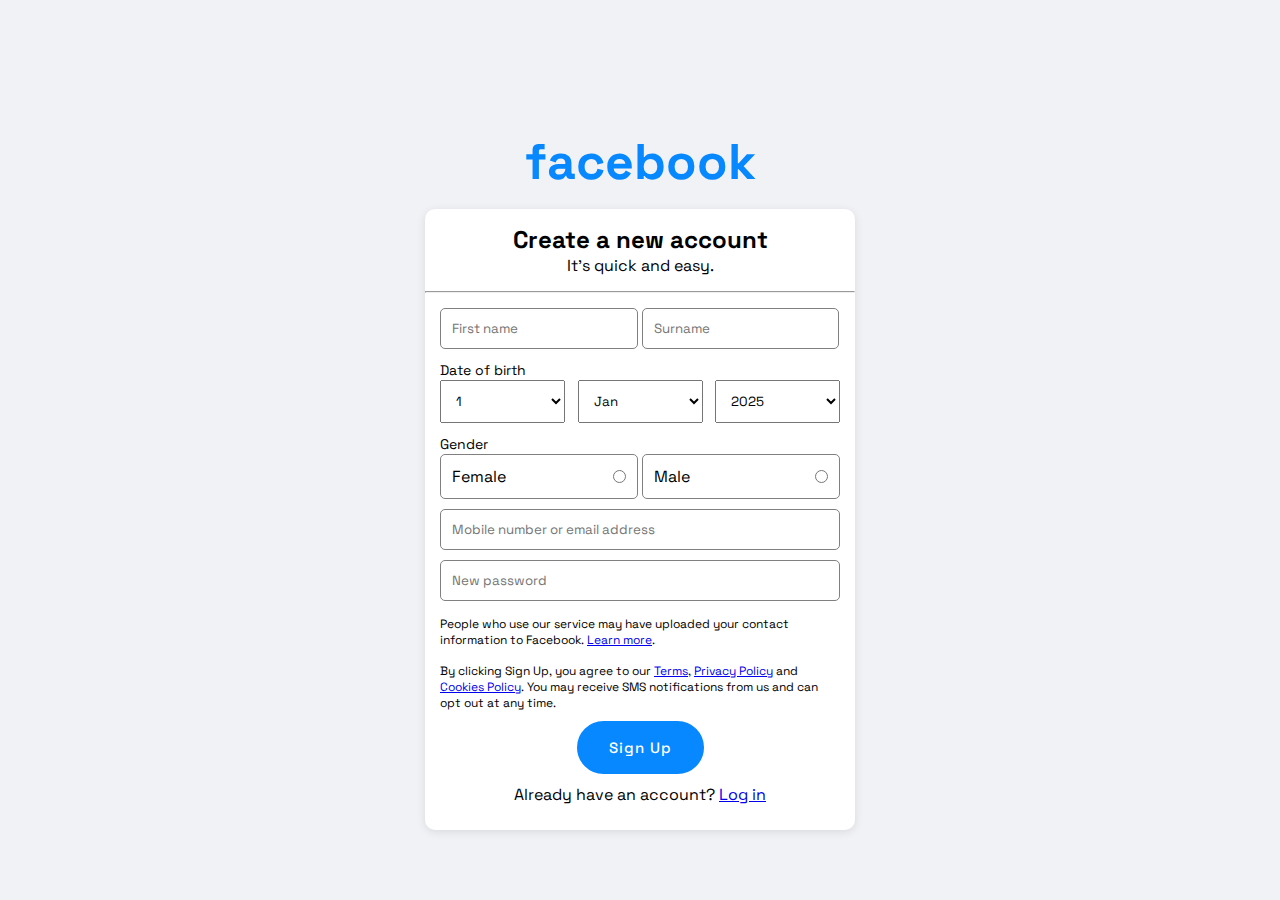
<file: Assignment-5/index.html>
<!DOCTYPE html>
<html lang="en">

<head>
    <meta charset="UTF-8">
    <meta name="viewport" content="width=device-width, initial-scale=1.0">
    <link rel="stylesheet" href="https://cdnjs.cloudflare.com/ajax/libs/font-awesome/6.7.2/css/all.min.css"
        integrity="sha512-Evv84Mr4kqVGRNSgIGL/F/aIDqQb7xQ2vcrdIwxfjThSH8CSR7PBEakCr51Ck+w+/U6swU2Im1vVX0SVk9ABhg=="
        crossorigin="anonymous" referrerpolicy="no-referrer" />
    <link rel="stylesheet" href="css/style.css">
    <title>Document</title>
</head>

<body>
    <!-- <header class="header">
      <section id="main-navbar">
        <section class="navbar">
          <div class="logo-container">
            <img class="logo" src="images/logo.png" alt="" />
          </div>
          <div class="nav-links">
            <div class="links">
              <a href="#Home">HOME</a>
              <a href="#AboutMe">ABOUT ME</a>
              <a href="#Projects">PROJECTS</a>
              <a href="#Services">SERVICES</a>
              <a href="#Contact">CONTACT</a>
            </div>
            <div>
              <button class="btn">LETS'TALK</button>
            </div>
          </div>
          <div class="bars">
            <i class="fa-solid fa-bars"></i>
          </div>
        </section>
      </section>
      <div class="res-navbar">
        <div class="res-links">
          <a href="#Home">HOME</a>
          <a href="#AboutMe">ABOUT ME</a>
          <a href="#Projects">PROJECTS</a>
          <a href="#Services">SERVICES</a>
          <a href="#Contact">CONTACT</a>
        </div>
      </div>
    </header> -->




    <section class="box">

        <h1>facebook</h1>

       



        <div class="container">
            <div class="container-top">

                <h2>Create a new account</h2>
                <p>It's quick and easy.</p>
            </div>
            <hr>
            <form action="#">
                <div class="input-group">
                    <input type="text" placeholder="First name" id="first-name" name="first-name" required>

                    <input type="text" placeholder="Surname" id="surname" name="surname" required>
                </div>

                <div class="input-group">
                    <label for="dob" class="text">Date of birth</label>
                    <div class="dob">
                        <select id="day" name="day">
                            <option value="1">1</option>
                            <!-- Add more days as needed -->
                        </select>
                        <select id="month" name="month">
                            <option value="Jan">Jan</option>
                            <option value="Feb">Feb</option>
                            <option value="Mar">Mar</option>
                            <!-- Add more months as needed -->
                        </select>
                        <select id="year" name="year">
                            <option value="2025">2025</option>
                            <option value="2024">2024</option>
                            <!-- Add more years as needed -->
                        </select>
                    </div>
                </div>

                <div class="input-group">
                    <label for="gender" class="text">Gender</label>
                    <div class="gender-options">

                        <label for="female" class="label">
                            <span>Female</span>
                            <input type="radio" id="female" name="gender" value="female">
                        </label>
                        <label for="male" class="label">
                            <span>Male</span>
                            <input type="radio" id="male" name="gender" value="male">
                        </label>
                       
                    </div>
                </div>

                <div class="input-group">
                    <input type="email" placeholder="Mobile number or email address" id="email" name="email" required>
                </div>

                <div class="input-group">
                    <input type="password" placeholder="New password" id="password" name="password" required>
                </div>

                <div class="terms">
                    <p>People who use our service may have uploaded your contact information to Facebook. <a
                            href="#">Learn more</a>.</p>
                    <p>By clicking Sign Up, you agree to our <a href="#">Terms</a>, <a href="#">Privacy Policy</a> and
                        <a href="#">Cookies Policy</a>. You may receive SMS notifications from us and can opt out at any
                        time.</p>
                </div>

                <div class="btnbox">

                    <button type="submit" class="btn">Sign Up</button>
                    <p class="already-account">Already have an account? <a href="#">Log in</a></p>
                </div>
            </form>
        </div>


    </section>


</body>

<script>

</script>

<script src="app.js"></script>
</html>
</file>
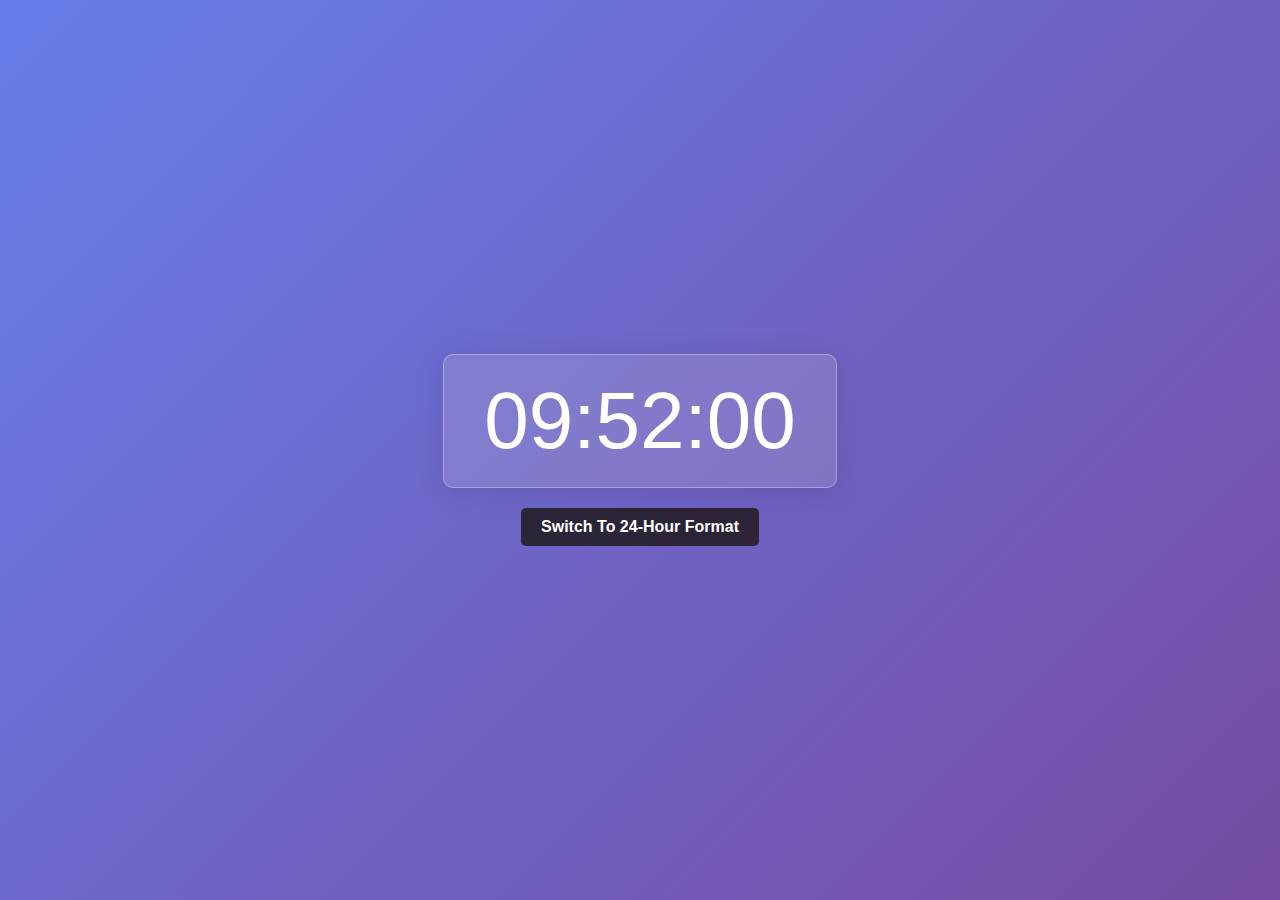
<file: Assignment-7/index.html>
<!DOCTYPE html>
<html lang="en">
<head>
    <meta charset="UTF-8">
    <meta name="viewport" content="width=device-width, initial-scale=1.0">
    <link rel="stylesheet" href="css/style.css">
    <title>Document</title>
</head>
<body>
    <div class="clock" id="clock">00:00:00</div>
    <button class="time-switcher" id="switcher">Switch To 24-Hour Format</button>
    <script src="app.js"></script>
</body>
</html>
</file>
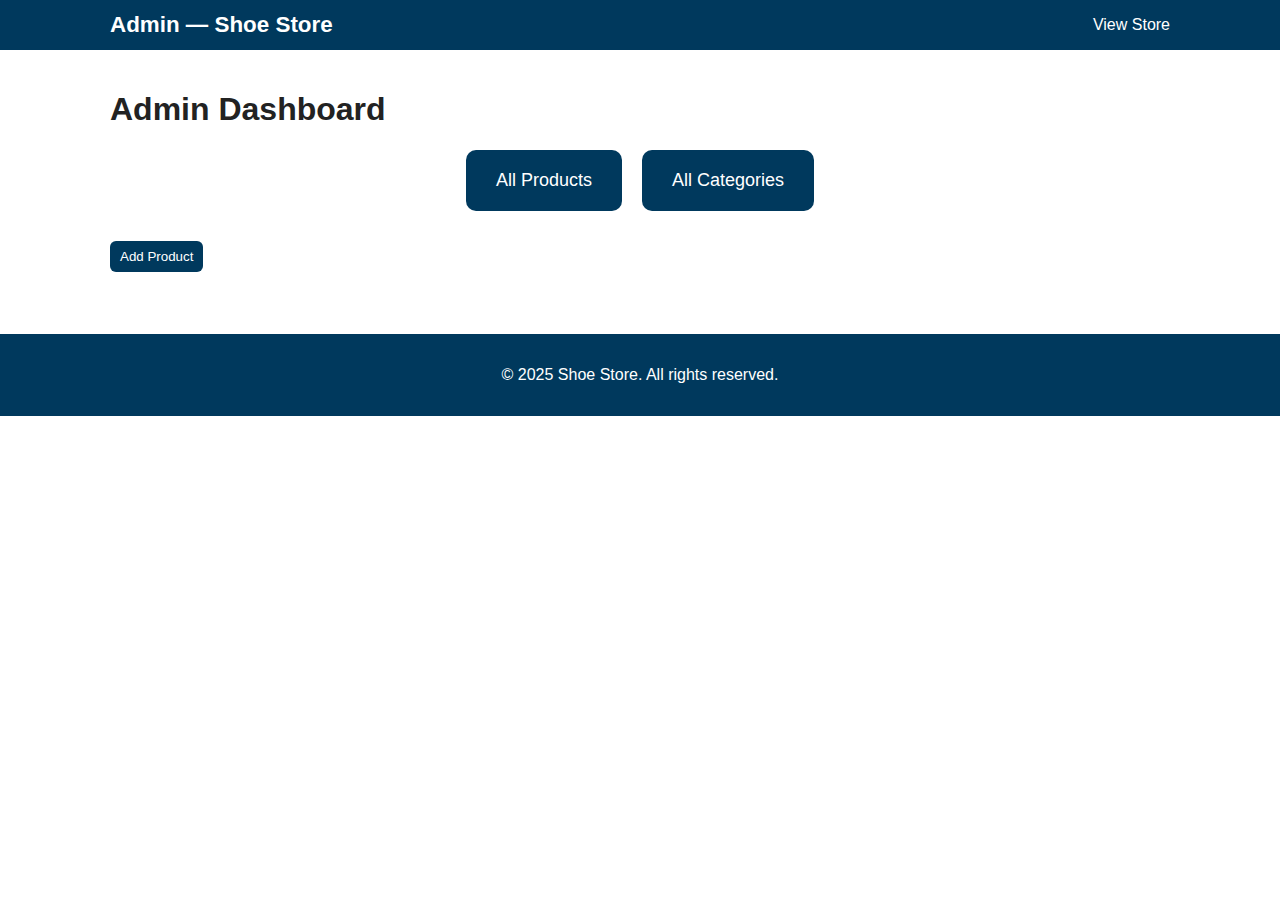
<file: Assignment-8/admin.html>
<!DOCTYPE html>
<html lang="en">
<head>
  <meta charset="utf-8" />
  <meta name="viewport" content="width=device-width,initial-scale=1" />
  <title>Admin Panel</title>
  <link rel="stylesheet" href="styles.css" />
</head>
<body>
  <header class="site-header admin-header">
    <div class="container header-inner">
      <a class="brand" href="index.html">Admin — Shoe Store</a>
      <nav>
        <a href="index.html">View Store</a>
      </nav>
    </div>
  </header>

  <main class="container">
    <h1>Admin Dashboard</h1>

    <div class="admin-options">
      <div class="admin-box" id="box-all-products">All Products</div>
      <div class="admin-box" id="box-all-categories">All Categories</div>
    </div>

    <div id="admin-area">
      <!-- Dynamic admin content will render here -->
    </div>
  </main>

  <footer class="site-footer">
    <div class="container">© 2025 Shoe Store. All rights reserved.</div>
  </footer>

  <script src="app.js"></script>
</body>
</html>
</file>
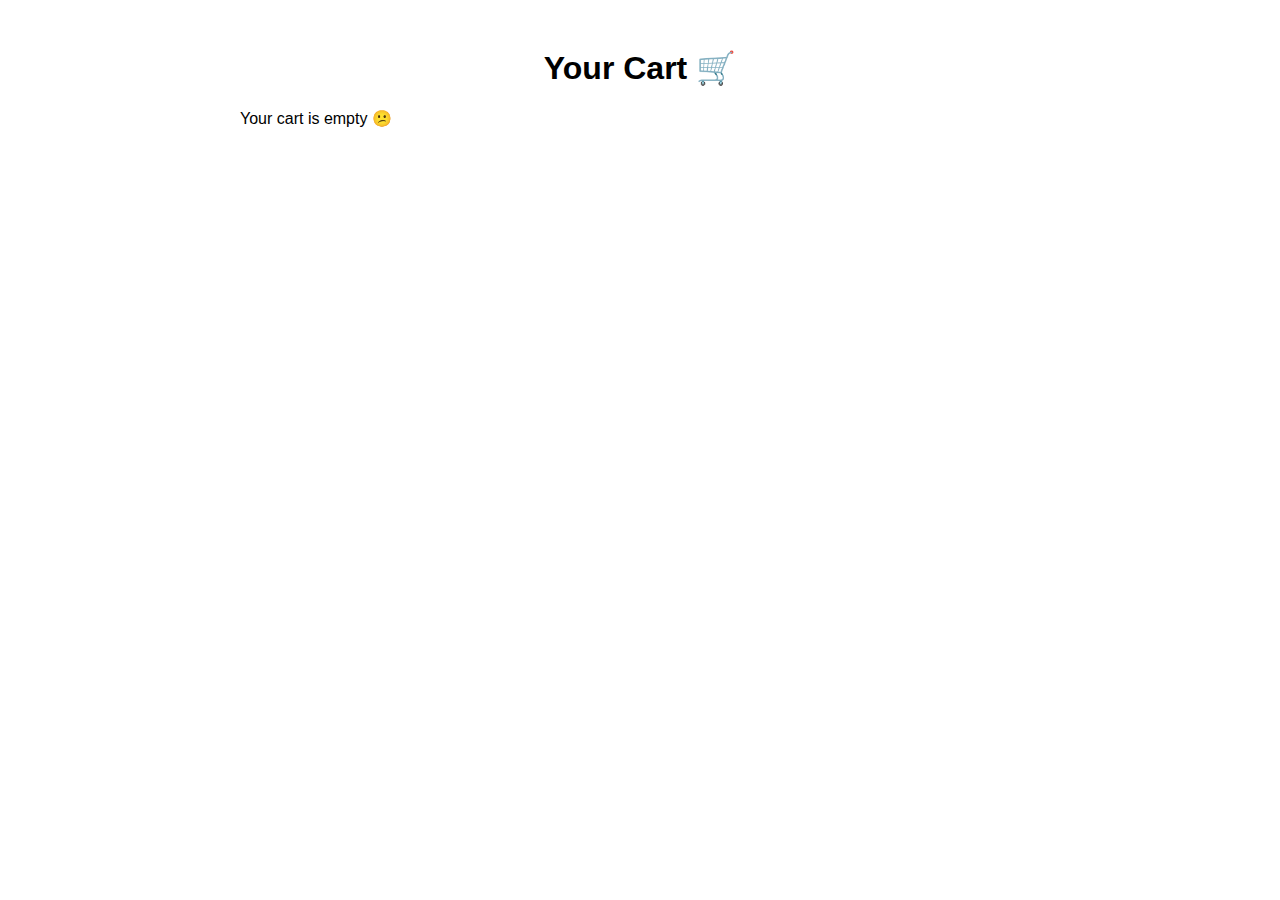
<file: Assignment-8/cart.html>
<!DOCTYPE html>
<html lang="en">
  <head>
    <meta charset="UTF-8" />
    <meta name="viewport" content="width=device-width, initial-scale=1.0" />
    <title>Your Cart</title>
    <style>
      body {
        font-family: Arial, sans-serif;
        padding: 20px;
      }
      h1 {
        text-align: center;
      }
      .cart-container {
        max-width: 800px;
        margin: auto;
      }
      .cart-item {
        display: flex;
        justify-content: space-between;
        align-items: center;
        background: #f3f3f3;
        padding: 10px;
        margin-bottom: 10px;
        border-radius: 8px;
      }
      .cart-item img {
        width: 60px;
        height: 60px;
        border-radius: 10px;
      }
      .btn {
        padding: 5px 10px;
        cursor: pointer;
        border: none;
        border-radius: 5px;
      }
      .remove {
        background: red;
        color: white;
      }
      .qty-btn {
        background: #333;
        color: white;
      }
      .checkout {
        display: block;
        width: 100%;
        background: green;
        color: white;
        padding: 15px;
        font-size: 18px;
        margin-top: 20px;
        border-radius: 10px;
        cursor: pointer;
      }
      .empty {
        text-align: center;
        font-size: 22px;
        margin-top: 100px;
      }
    </style>
  </head>
  <body>
    <h1>Your Cart 🛒</h1>
    <div id="cart-items" class="cart-container"></div>
    <h2 id="total"></h2>
    <button id="checkout-btn" class="checkout" style="display: none">
      Proceed to Checkout
    </button>

    <script src="app.js"></script>
  </body>
</html>
</file>
<file: Assignment-5/css/style.css>
@import url("https://fonts.googleapis.com/css2?family=Space+Grotesk:wght@300..700&display=swap");

* {
  margin: 0;
  padding: 0;
  font-family: "Space Grotesk", sans-serif;
  box-sizing: border-box;
}

body {
  background-color: #f0f2f5;

}

#main-navbar {
  display: flex;
  justify-content: center;
  align-items: center;
  position: fixed;
  left: 0;
  right: 0;
  padding: 20px 0px;
  background: linear-gradient(90deg,
      rgb(7, 35, 59) 1.67%,
      rgb(4, 29, 52) 39.95%,
      rgb(4, 25, 45) 58.24%,
      rgb(4, 14, 24) 80.28%,
      rgb(5, 12, 22) 101.48%);
  width: 100%;
  z-index: 1000;
  transition: background 0.5s ease-in-out, box-shadow 0.5s ease-in-out;
}


.navbar {
  max-width: 960px;
  width: 100%;
  margin: 0 auto;
  display: flex;
  justify-content: space-between;
  align-items: center;
  padding: 0 12px;
}

.logo-container {
  width: 200px;
  height: 40px;
  box-sizing: border-box;
}

.logo {
  width: 100%;
  transition: transform 0.3s ease;
  animation: fadeInLeft 1.6s ease-in-out 1;
}

.nav-links {
  display: flex;
  justify-content: center;
  align-items: center;
  gap: 60px;
  animation: fadeInRight 1.6s ease-in-out 1;
}

.links a {
  color: white;
  text-decoration: none;
  margin: 10px 17px;
  padding-bottom: 10px;
  font-size: 14px;
  letter-spacing: 1px;
  font-weight: 500;
  text-transform: uppercase;
  transition: all 0.4s ease;
  position: relative;
}

.links a::after {
  content: "";
  position: absolute;
  left: 0;
  right: 0;
  bottom: 0;
  height: 2px;
  background: #fff;
  width: 100%;
  transform: scaleX(0);
  transform-origin: left;
  transition: transform 0.3s;
}

.links a:hover::after,
.links a:active::after {
  transform: scaleX(1);
}

.btn {
  background-color: #0788ff;
  border: 2px solid #0788ff;
  border-radius: 40px;
  box-shadow: none;
  color: #fff;
  cursor: pointer;
  font-weight: 500;
  outline: none;
  padding: 15px 30px;
  transition: all 0.35s ease;
  font-size: 15px;
  letter-spacing: 1px;
  transition: background 0.3s, color 0.3s, box-shadow 0.3s;
}

.btn:hover {
  background: #fff;
  color: #0788ff;
  box-shadow: 0 4px 20px rgba(7, 136, 255, 0.15);
}

.bars {
  display: none;
  color: #fff;
  font-size: 24px;
  cursor: pointer;
  border: 1px solid #ffffff6e;
  padding: 5px 15px;
  border-radius: 4px;
}

.res-navbar {
  display: none;
  height: 300px;
  margin-top: 83px;
  position: fixed;
  width: 100%;
  transition: all 1.3s ease-in-out;
  animation: fadeInRight 0.6s ease-in-out 1;
  z-index: 1000;
}

.res-links {
  border-top: 1px solid #ffffff75;
  display: flex;
  flex-direction: column;
  justify-content: center;
  padding: 10px 20px;
  background-color: rgb(5, 12, 22);
}

.res-links a {
  color: white;
  text-decoration: none;
  padding: 10px 0;
  font-size: 14px;
  letter-spacing: 1px;
  font-weight: 500;
  text-transform: uppercase;
  transition: all 0.4s ease;
  position: relative;
  margin-bottom: 3px;
  width: fit-content;
}

.res-links a::after {
  content: "";
  position: absolute;
  left: 0;
  right: 0;
  bottom: 0;
  height: 2px;
  background: #fff;
  transform: scaleX(0);
  transform-origin: left;
  transition: transform 0.3s;
}

.res-links a:hover::after,
.res-links a:active::after {
  transform: scaleX(1);
}



.box {
  display: flex;
  justify-content: center;
  align-items: center;
  flex-direction: column;
  padding-top: 130px;

}

.box>h1 {
  color: #0788ff;
  font-size: 50px;
  font-weight: bolder;
  margin-bottom: 15px;
}

.container {
  width: 430px;
  /* border: 1px solid black; */
  border-radius: 10px;
  background-color: white;
  box-shadow: 0 2px 10px rgba(0, 0, 0, 0.1);

}

.container-top {
  padding: 15px;
  text-align: center;

}

form {
  padding: 15px;
}

.input-group {
  width: 100%;
}

#first-name,
#surname {
  width: 49.4%;
  padding: 11px;
  border-radius: 5px;
  border: 1px solid gray;
  margin-bottom: 10px;
}

select {
  width: 125px;
  padding: 11px;
}

.dob {
  display: flex;
  justify-content: space-between;
  align-items: center;
  margin-bottom: 10px;

}

.label {
  border: 1px solid black;
  padding: 11px;
  width: 49.4%;
  border-radius: 5px;
  display: flex;
  justify-content: space-between;
  align-items: center;
  border: 1px solid gray;
}

.gender-options {
  display: flex;
  justify-content: space-between;
  align-items: center;
  border-radius: 5px;
}

#email,
#password {
  width: 100%;
  padding: 11px;
  margin-top: 10px;
  border-radius: 5px;
  border: 1px solid gray;

}

.terms {
  font-size: 12px;
  /* margin-top: 5px; */
}

.terms>p {
  margin-top: 15px;
}

.btnbox {
  display: flex;
  justify-content: center;
  align-items: center;
  flex-direction: column;
  /* margin-top: 10px;

    margin-bottom: 10px; */
  padding: 10px;
}

.btnbox>button {
  margin-bottom: 10px;
}

.text {
  font-size: 14px;
  margin: 5px 0;
}


/* * {
    margin: 0;
    padding: 0;
    box-sizing: border-box;
} */

/* body {
    font-family: Arial, sans-serif;
    background-color: #f0f2f5;
    display: flex;
    justify-content: center;
    align-items: center;
    height: 100vh;
}

.container {
    background-color: #fff;
    padding: 30px;
    width: 400px;
    box-shadow: 0 2px 10px rgba(0, 0, 0, 0.1);
    border-radius: 8px;
    text-align: center;
}

h1 {
    font-size: 24px;
    margin-bottom: 10px;
}

p {
    font-size: 14px;
    color: #606770;
    margin-bottom: 20px;
}

.input-group {
    margin-bottom: 15px;
    text-align: left;
}

label {
    font-size: 14px;
    color: #333;
    display: block;
    margin-bottom: 5px;
}

input[type="text"],
input[type="email"],
input[type="password"],
select {
    width: 100%;
    padding: 10px;
    font-size: 14px;
    border: 1px solid #ddd;
    border-radius: 5px;
    margin-bottom: 10px;
}

input[type="radio"] {
    margin-right: 5px;
}

.gender-options {
    display: flex;
    justify-content: space-evenly;
    margin-bottom: 10px;
}

.dob select {
    margin-right: 10px;
}

button.btn {
    background-color: #42b72a;
    color: #fff;
    border: none;
    padding: 12px 20px;
    border-radius: 5px;
    width: 100%;
    font-size: 16px;
    cursor: pointer;
}

button.btn:hover {
    background-color: #36a420;
}

.terms {
    font-size: 12px;
    margin-bottom: 20px;
    color: #606770;
}

.terms a {
    color: #006aff;
    text-decoration: none;
}

.already-account {
    font-size: 14px;
}

.already-account a {
    color: #006aff;
    text-decoration: none;
}

.already-account a:hover {
    text-decoration: underline;
}






 */











@media (max-width: 991px) {
  .navbar {
    width: 100%;
  }

  .nav-links {
    display: none;
  }

  .bars {
    display: block !important;
  }
}

@media (min-width: 320px) {

  /* Navbar Start */
  .navbar {
    width: 100%;
  }

  .btn {
    width: 100%;
  }

  .btn {
    width: fit-content;
  }
}

@media (min-width: 576px) {
  /* Hero Start */

  .btn {
    width: auto;
  }
}

@media (min-width: 1200px) {

  /* Navbar Start */
  .navbar {
    max-width: 1140px;
  }
}

@media (min-width: 1400px) {

  /* Navbar Start */
  .navbar {
    max-width: 1320px;
  }
}
</file>
<file: Assignment-7/css/style.css>
*{
    margin: 0;
    padding: 0;
    box-sizing: border-box;
    font-family: sans-serif;
}
body{
    height: 100vh;
    display: flex;
    justify-content: center;
    align-items: center;
    flex-direction: column;
    background: linear-gradient(135deg, #667eea, #764ba2);
}
.clock{
    font-size: 80px;
    color: white;
    background: rgba(226, 218, 218, 0.171);
    padding: 20px 40px;
    border-radius: 10px;
    box-shadow: 0 4px 30px rgba(0, 0, 0, 0.1);
    border: 1px solid rgba(255, 255, 255, 0.3);
    margin-bottom: 20px;
}
.time-switcher{
    padding: 10px 20px;
    font-size: 16px;
    border: none;
    border-radius: 5px;
    background-color: #1d1515ce;
    color: #ffffff;
    cursor: pointer;
    font-weight: bold;
}
</file>
<file: Assignment-8/styles.css>
:root {
    --primary: #00395d;
    --accent: #00aeef;
    --muted: #f4f6f8;
}

* {
    box-sizing: border-box;
}

body {
    margin: 0;
    font-family: Inter, Arial, sans-serif;
    background: #fff;
    color: #222;
}

.container {
    width: 100%;
    max-width: 1100px;
    margin: 0 auto;
    padding: 20px;
}

/* Header */
.site-header {
    background: var(--primary);
    color: #fff;
}

.header-inner {
    display: flex;
    align-items: center;
    justify-content: space-between;
    gap: 10px;
    padding: 12px 20px;
}

.brand {
    color: #fff;
    text-decoration: none;
    font-weight: 700;
    font-size: 1.4rem;
}

.header-inner nav a {
    color: #fff;
    margin-left: 12px;
    text-decoration: none;
}

/* Footer */
.site-footer {
    background: var(--primary);
    color: #fff;
    text-align: center;
    padding: 12px 0;
    margin-top: 30px;
}

/* Controls */
.controls {
    display: flex;
    gap: 12px;
    align-items: center;
    margin: 20px 0;
}

.controls select,
.controls input {
    padding: 8px 10px;
    border-radius: 6px;
    border: 1px solid #ddd;
    width: 220px;
}

/* Products grid */
.product-list {
    display: grid;
    grid-template-columns: repeat(auto-fill, minmax(220px, 1fr));
    gap: 16px;
    margin-top: 10px;
}

.card {
    background: #fff;
    border: 1px solid #e5e7eb;
    border-radius: 10px;
    padding: 12px;
    box-shadow: 0 2px 6px rgba(0, 0, 0, 0.03);
    display: flex;
    flex-direction: column;
    gap: 8px;
}

.card img {
    width: 100%;
    height: 160px;
    object-fit: cover;
    border-radius: 6px;
}

.card h3 {
    margin: 0;
    font-size: 1.05rem;
}

.card p {
    margin: 0;
    color: #555;
    font-size: 0.95rem;
}

.card .price {
    font-weight: 700;
    font-size: 1.05rem;
    color: #111;
}

/* Buttons */
.btn {
    padding: 8px 10px;
    border-radius: 6px;
    border: none;
    cursor: pointer;
    background: var(--primary);
    color: #fff;
}

.btn.secondary {
    background: #e5e7eb;
    color: #111;
}

.btn.danger {
    background: #e53935;
}

/* Product detail */
.product-detail-wrap {
    margin-top: 20px;
}

.detail-grid {
    display: grid;
    grid-template-columns: 1fr 1fr;
    gap: 20px;
    align-items: start;
}

.detail-grid img {
    width: 100%;
    border-radius: 8px;
}

.detail-thumbs {
    display: flex;
    gap: 8px;
    margin-top: 8px;
}

.detail-thumbs img {
    width: 60px;
    height: 60px;
    object-fit: cover;
    border-radius: 6px;
    cursor: pointer;
}

/* Admin */
.admin-options {
    display: flex;
    gap: 20px;
    justify-content: center;
    margin-top: 20px;
}

.admin-box {
    background: var(--primary);
    color: #fff;
    padding: 20px 30px;
    border-radius: 10px;
    cursor: pointer;
    font-size: 18px;
}

.admin-box:hover {
    background: var(--accent);
}

#admin-area {
    margin-top: 30px;
}

/* Admin list cards */
.admin-controls {
    display: flex;
    gap: 12px;
    margin-bottom: 12px;
    align-items: center;
}

.form-row {
    display: flex;
    gap: 8px;
    align-items: center;
    margin-bottom: 8px;
}

.input,
textarea,
select {
    padding: 8px;
    border-radius: 6px;
    border: 1px solid #ddd;
}

/* small utilities */
.row {
    display: flex;
    gap: 10px;
    align-items: center;
}

.center {
    text-align: center;
}

.category-list {
    display: grid;
    grid-template-columns: repeat(auto-fit, minmax(150px, 1fr));
    gap: 16px;
    margin-top: 16px;
}

.category-list .card {
    display: flex;
    flex-direction: column;
    align-items: center;
    padding: 12px;
    border: 1px solid #ccc;
    border-radius: 8px;
    text-align: center;
    background: #fff;
}

.category-list .card img {
    width: 100px;
    height: 100px;
    object-fit: cover;
    border-radius: 8px;
    margin-bottom: 8px;
}

.category-list .card h3 {
    margin: 0;
    font-size: 16px;
}


















.img1 {
    width: 100%;
    height: 100%;
    object-fit: cover;
    display: block;
}

.swiper {
    width: 100%;
    height: 600px;
    position: relative;
    overflow: hidden;
}

.swiper-slide {
    position: relative;
}

.swiper-slide::after {
    content: "";
    position: absolute;
    top: 0;
    left: 0;
    width: 100%;
    height: 100%;
    background: linear-gradient(rgba(0, 0, 0, 0),
            rgba(0, 0, 0, 1));
    z-index: 1;
}

.swiper-caption {
    position: absolute;
    bottom: 10%;
    left: 50%;
    transform: translateX(-50%);
    z-index: 3;
    color: white;
    text-shadow: 2px 2px 10px rgba(0, 0, 0, 0.8);
}

.swiper-caption h5 {
    font-size: 40px;
    margin: 0;
    text-align: center;
}

.swiper-caption p {
    text-align: center;
    font-size: 18px;
    margin-top: 5px;
}

.swiper-slide img {
    position: relative;
    z-index: 0;
}
</file>
